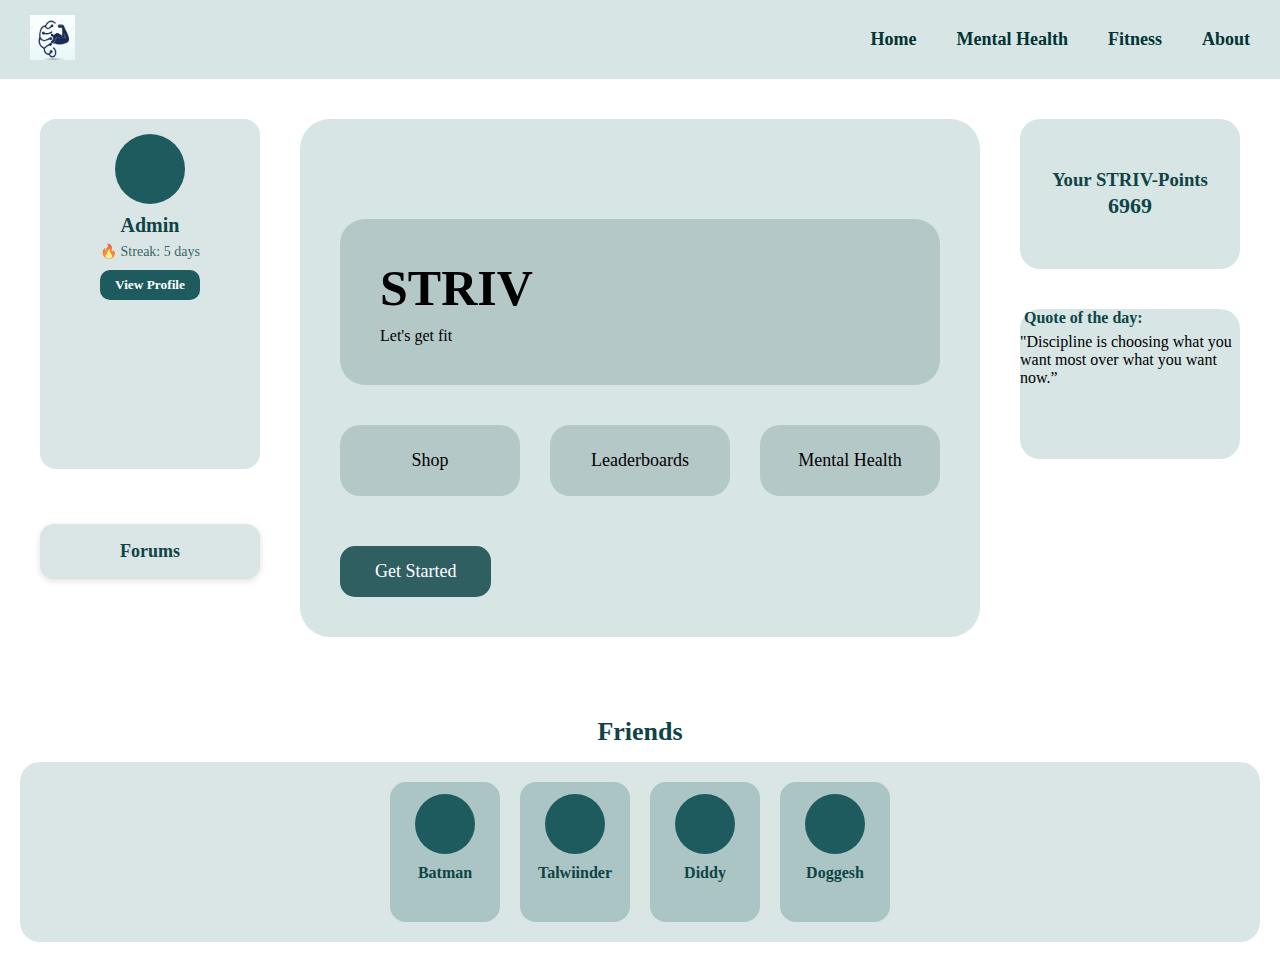
<file: index.html>
<!DOCTYPE html>
<html lang="en">
<head>
  <meta charset="UTF-8">
  <meta name="viewport" content="width=device-width, initial-scale=1.0">
  <title>STRIV – Home</title>
  <link rel="stylesheet" href="style.css">

  <style>

    /* ==============================
       Forums Button — STRIV Styled
       ============================== */
    .forum-box {
      background: #d9e6e5;
      border-radius: 14px;
      height: 55px;
      display: flex;
      justify-content: center;
      align-items: center;
      font-weight: 600;
      font-size: 18px;
      color: #0f4446;
      margin-top: 15px;
      box-shadow: 0 2px 6px rgba(0,0,0,0.12);
      cursor: pointer;
      transition: 0.25s ease;
    }

    .forum-box:hover {
      transform: translateY(-4px);
      background: #c6d6d5;
    }

    /* Hover animation for center boxes */
    .hover-box {
      transition: 0.25s ease;
      cursor: pointer;
    }
    .hover-box:hover {
      transform: translateY(-5px);
      background: #b8d4d3 !important;
    }

    /* STRIV Points Box */
    .points-box {
      display: flex;
      flex-direction: column;
      align-items: center;
      justify-content: center;
      color: #0f4446;
      font-weight: 600;
      text-align: center;
      padding: 10px;
    }
    .points-box p {
      margin-top: 2px;
      font-size: 22px;
    }

    /* Profile Box (Left Big Panel) */
    .user-box {
      background: #d9e6e5;
      display: flex;
      flex-direction: column;
      align-items: center;
      padding: 15px;
      border-radius: 16px;
      color: #0f4446;
    }
    .user-avatar {
      width: 70px;
      height: 70px;
      background: #1e5b5e;
      border-radius: 50%;
      margin-bottom: 10px;
    }
    .user-name {
      margin: 0;
      font-size: 20px;
      font-weight: 700;
    }
    .user-streak {
      margin-top: 6px;
      opacity: 0.8;
      font-size: 14px;
    }
    .profile-btn {
      margin-top: 10px;
      background: #1e5b5e;
      color: white;
      padding: 7px 15px;
      border: none;
      border-radius: 10px;
      cursor: pointer;
      font-weight: 600;
    }

    /* Greeting Box (Top Center) */
    .greeting-box {
      background: #aac5c4 !important;
      padding: 12px;
      border-radius: 12px;
      text-align: center;
      opacity: 0;
      transform: translateY(15px);
      animation: greetFade 0.8s ease forwards;
    }
    @keyframes greetFade {
      to {
        opacity: 1;
        transform: translateY(0);
      }
    }

    /* Popup Background */
    .popup {
      position: fixed;
      inset: 0;
      background: rgba(0,0,0,0.55);
      display: flex;
      justify-content: center;
      align-items: center;
      backdrop-filter: blur(4px);
      z-index: 999;
    }
    .popup.hidden {
      display: none;
    }

    /* Popup Card */
    .popup-content {
      background: #d9e6e5;
      padding: 22px;
      border-radius: 16px;
      width: 420px;
      max-width: 90vw;
      text-align: center;
      box-shadow: 0 0 15px rgba(0,0,0,0.25);
      position: relative;
    }

    .close-btn {
      margin-top: 14px;
      width: 100%;
      padding: 10px;
      border-radius: 8px;
      border: none;
      background: #1e5b5e;
      color: white;
      font-weight: 600;
      cursor: pointer;
    }

    .lb-item {
      background: #cfdad9;
      padding: 10px;
      margin-top: 8px;
      border-radius: 10px;
      font-weight: 600;
    }

    /* ==============================
       STRIV Dark Theme for Forums
       ============================== */
    .forum-chat {
      background: #0d2627;
      color: #e5edf5;
      border-radius: 16px;
      padding-bottom: 25px;
    }

    .forum-rules {
      font-size: 12px;
      opacity: 0.85;
      margin-bottom: 12px;
    }

    .chat-window {
      background: #071618;
      height: 220px;
      border-radius: 12px;
      padding: 10px;
      overflow-y: auto;
      border: 1px solid #184244;
    }

    .chat-msg {
      margin-bottom: 7px;
      padding: 7px 10px;
      border-radius: 10px;
      background: #12373a;
    }

    .chat-username {
      color: #4fd1c5;
      font-weight: 700;
    }

    .system-msg {
      background: #10282a;
      color: #9ca3af;
      font-style: italic;
    }

    .chat-input-row {
      display: flex;
      gap: 8px;
      margin-top: 10px;
    }

    .chat-input-row input {
      flex: 1;
      padding: 10px;
      background: #071618;
      border: 1px solid #184244;
      border-radius: 10px;
      color: #e5edf5;
    }

    .chat-input-row button {
      background: #1e5b5e;
      color: white;
      border-radius: 10px;
      padding: 10px 15px;
      border: none;
      cursor: pointer;
      font-weight: 700;
    }

    .resize-handle {
      width: 18px;
      height: 18px;
      background: #184244;
      border-radius: 4px;
      position: absolute;
      bottom: 8px;
      right: 8px;
      cursor: nwse-resize;
    }

    /* ===================== FRIENDS SECTION ===================== */
    .friends-section {
      width: 100%;
      padding: 20px;
      margin-top: 20px;
    }

    .friends-title {
      text-align: center;
      font-size: 26px;
      color: #0f4446;
      font-weight: 700;
      margin-bottom: 15px;
    }

    .friends-list {
      width: 100%;
      background: #d9e6e5;
      padding: 20px;
      border-radius: 20px;
      display: flex;
      gap: 20px;
      justify-content: center;
    }

    .friend-card {
      width: 110px;
      height: 140px;
      background: #aac5c4;
      border-radius: 16px;
      display: flex;
      flex-direction: column;
      align-items: center;
      padding-top: 12px;
    }

    .friend-pfp {
      width: 60px;
      height: 60px;
      background: #1e5b5e;
      border-radius: 50%;
    }

    .friend-name {
      margin-top: 10px;
      color: #0f4446;
      font-weight: 600;
    }
    .quote-title {
    color: #0f4446 !important;
    font-weight: 700;
    margin-bottom: 6px;
}
.friend-card {
    cursor: pointer;
    transition: 0.25s ease;
}

.friend-card:hover {
    transform: translateY(-4px);
    background: #b8d4d3;
}

#friendPopup .friend-pfp {
    width: 80px;
    height: 80px;
    background: #1e5b5e;
    border-radius: 50%;
}


  </style>
</head>

<body>

  <!-- NAV -->
  <nav class="navbar">
    <div class="logo-area">
      <img src="p1.png" class="logo">
    </div>

    <ul class="nav-links">
      <li><a href="#">Home</a></li>
      <li><a href="MENTAL.HTML">Mental Health</a></li>
      <li><a href="FITNESS.HTML">Fitness</a></li>
      <li><a href="ABOUT.HTML">About</a></li>
    </ul>
  </nav>

  <!-- MAIN LAYOUT -->
  <main class="main-wrapper">

    <!-- LEFT PANEL -->
    <aside class="left-panel">
      <div class="left-big-box user-box">
        <div class="user-avatar"></div>
        <h3 class="user-name">Admin</h3>
        <p class="user-streak">🔥 Streak: <span id="streakCount">0</span> days</p>
        <button class="profile-btn">View Profile</button>
      </div>

      <div class="forum-box" id="forumsBtn">Forums</div>
    </aside>

    <!-- CENTER AREA -->
    <section class="center-area">

      <div class="center-top-box greeting-box">
        <h2>Hello, Admin</h2>
      </div>

      <div class="center-title-box">
        <h1>STRIV</h1>
        <p>Let's get fit</p>
      </div>

      <div class="three-box-row">
        <a href = "shop.html" class = "mid-box hover-box" id="shopBtn">Shop</a>
        <div class="mid-box hover-box" id="leaderboardBtn">Leaderboards</div>
        <a href="mentalindex.html" class="mid-box hover-box">Mental Health</a>
      </div>

      <a href="exercise.html">
        <button class="start-btn">Get Started</button>
      </a>

    </section>

    <!-- RIGHT PANEL -->
    <aside class="right-panel">
      <div class="right-box points-box">
        <h3>Your STRIV-Points</h3>
        <p id="pointsValue">6969</p>
      </div>

      <div class="right-box motivation-box">
    <p class="quote-title">‎ Quote of the day:</p>
    <p class="quote">
        "Discipline is choosing what you   want most over what you  want now.”
    </p>
</div>

      </div>
    </aside>

  </main>

  <!-- FRIENDS SECTION -->
  <section class="friends-section">
    <h2 class="friends-title">Friends</h2>

    <div class="friends-list">

      <div class="friend-card">
        <div class="friend-pfp"></div>
        <p class="friend-name">Batman</p>
      </div>

      <div class="friend-card">
        <div class="friend-pfp"></div>
        <p class="friend-name">Talwiinder</p>
      </div>

      <div class="friend-card">
        <div class="friend-pfp"></div>
        <p class="friend-name">Diddy</p>
      </div>

      <div class="friend-card">
        <div class="friend-pfp"></div>
        <p class="friend-name">Doggesh</p>
      </div>

    </div>
  </section>

  <!-- LEADERBOARD POPUP -->
  <div id="leaderboardPopup" class="popup hidden">
    <div class="popup-content">
      <h2>TOP STRIVERS</h2>
      <div class="lb-item">1. You — <span id="lbScore">6969 pts</span></div>
      <div class="lb-item">2. User2 — 1240 pts</div>
      <div class="lb-item">3. User3 — 860 pts</div>
      <div class="lb-item">4. User4 — 510 pts</div>
      <div class="lb-item">5. User5 — 120 pts</div>
      <button class="close-btn" id="closeLeaderboardBtn">Close</button>
    </div>
  </div>

  <!-- FORUM POPUP -->
  <div id="forumPopup" class="popup hidden">
    <div class="popup-content forum-chat" id="forumContainer">
      <h2>Forums</h2>
      <p class="forum-rules">Be respectful. No toxicity. No spam. Stay disciplined.</p>

      <div id="chatMessages" class="chat-window">
        <div class="chat-msg system-msg">
          Welcome to STRIV community chat.
        </div>
      </div>

      <div class="chat-input-row">
        <input id="chatInput" placeholder="Type your message...">
        <button id="sendBtn">Send</button>
      </div>

      <button class="close-btn" id="closeForumBtn">Close</button>
      <div class="resize-handle" id="resizeHandle"></div>
    </div>
  </div>
  <!-- FRIEND POPUPS -->
<div id="friendPopup" class="popup hidden">
  <div class="popup-content">
    <h2 id="friendName">Friend</h2>
    <div class="friend-pfp" style="margin: 10px auto;"></div>

    <p id="friendStatus" style="margin-bottom:15px; color:#0f4446; font-weight:600;">
      Active now
    </p>

    <button class="close-btn" id="closeFriendBtn">Close</button>
  </div>
</div>


  <script src="home.js"></script>
  

</body>
</html>
</file>
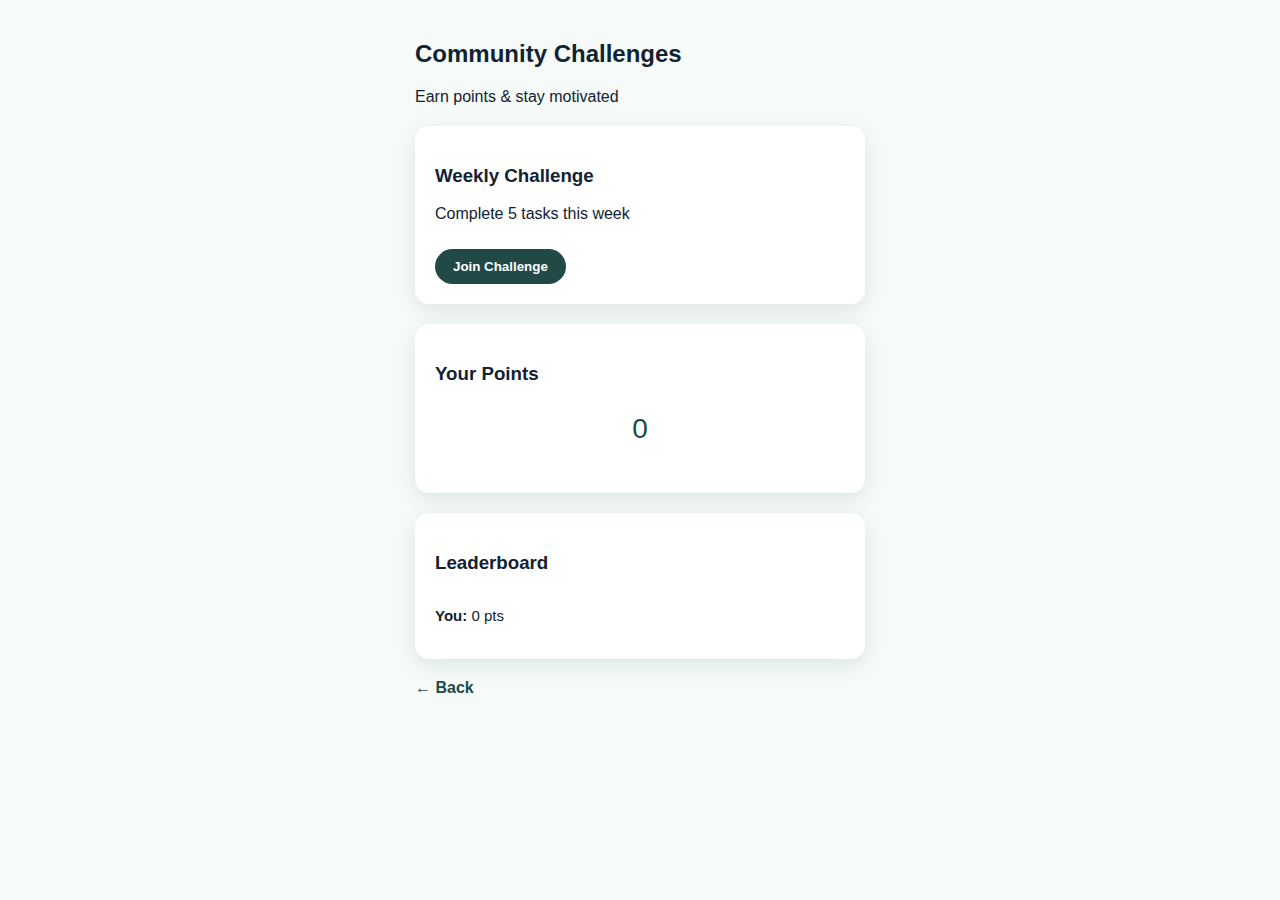
<file: COMMUNITY.HTML>
<!DOCTYPE html>
<html lang="en">
<head>
  <meta charset="UTF-8">
  <meta name="viewport" content="width=device-width, initial-scale=1.0">
  <title>Community Challenges – STRIV</title>
  <link rel="stylesheet" href="stylegr.css">
</head>

<body class="app-page">

  <div class="app-container">

    <h2>Community Challenges</h2>
    <p class="tiny">Earn points & stay motivated</p>

    <div class="app-card">
      <h3>Weekly Challenge</h3>
      <p>Complete 5 tasks this week</p>
      <button id="joinChallenge" class="cta">Join Challenge</button>
    </div>

    <div class="app-card">
      <h3>Your Points</h3>
      <p id="userPoints" class="points-text">0</p>
    </div>

    <div class="app-card">
      <h3>Leaderboard</h3>
      <div id="leaderboardList"></div>
    </div>

    <a href="index.html" class="back">← Back</a>

  </div>

  <script src="script.js"></script>
</body>
</html>
</file>
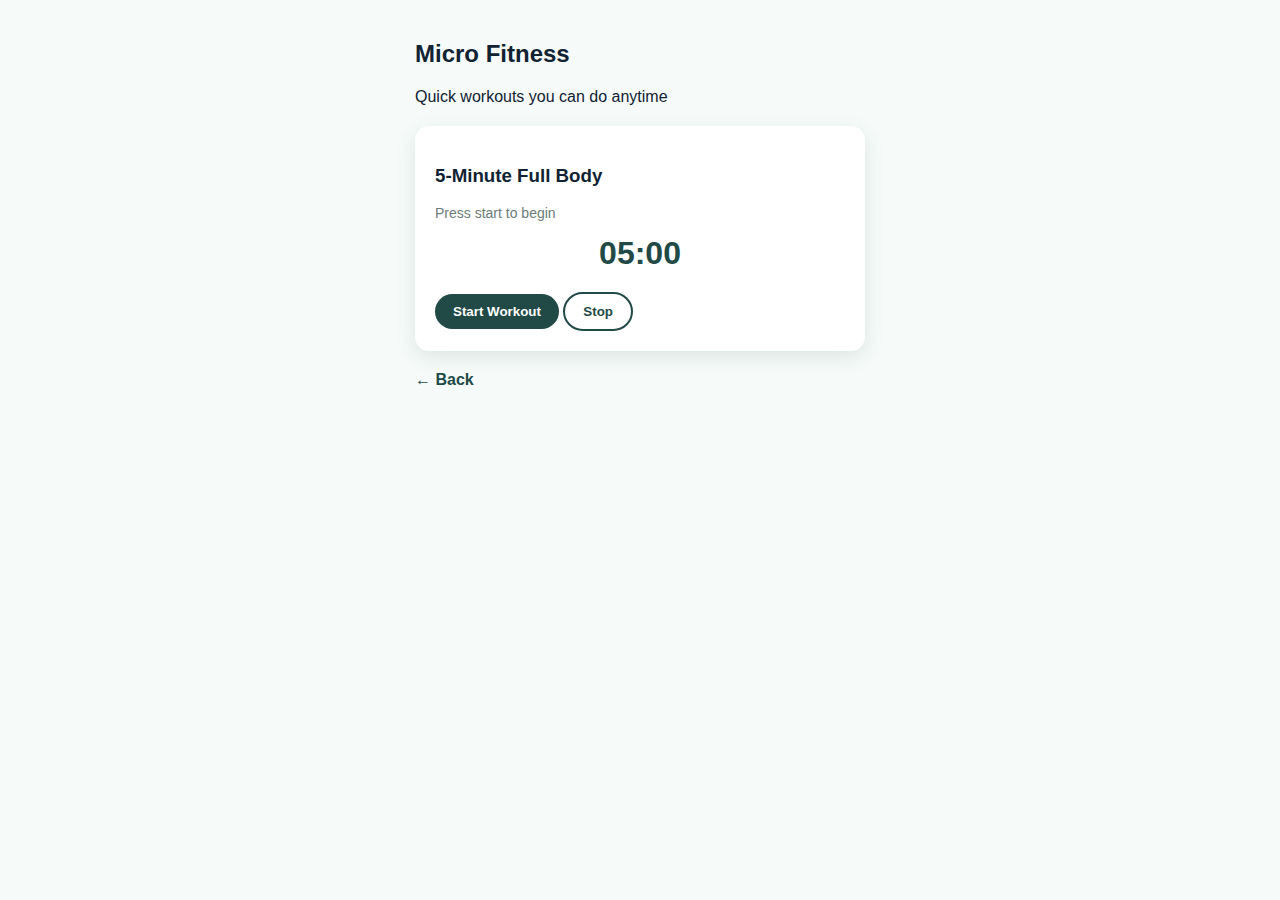
<file: FITNESS.HTML>
<!DOCTYPE html>
<html lang="en">
<head>
  <meta charset="UTF-8">
  <meta name="viewport" content="width=device-width, initial-scale=1.0">
  <title>Micro Fitness – STRIV</title>
  <link rel="stylesheet" href="stylegr.css">
</head>

<body class="app-page">

  <div class="app-container">

    <h2>Micro Fitness</h2>
    <p class="tiny">Quick workouts you can do anytime</p>

    <div class="app-card">
      <h3>5-Minute Full Body</h3>

      <p id="workoutStep">Press start to begin</p>
      <div id="workoutTimer" class="timer-display">05:00</div>

      <button id="startWorkout" class="cta">Start Workout</button>
      <button id="stopWorkout" class="cta outline">Stop</button>
    </div>

    <a href="index.html" class="back">← Back</a>

  </div>

  <script src="script.js"></script>
</body>
</html>
</file>
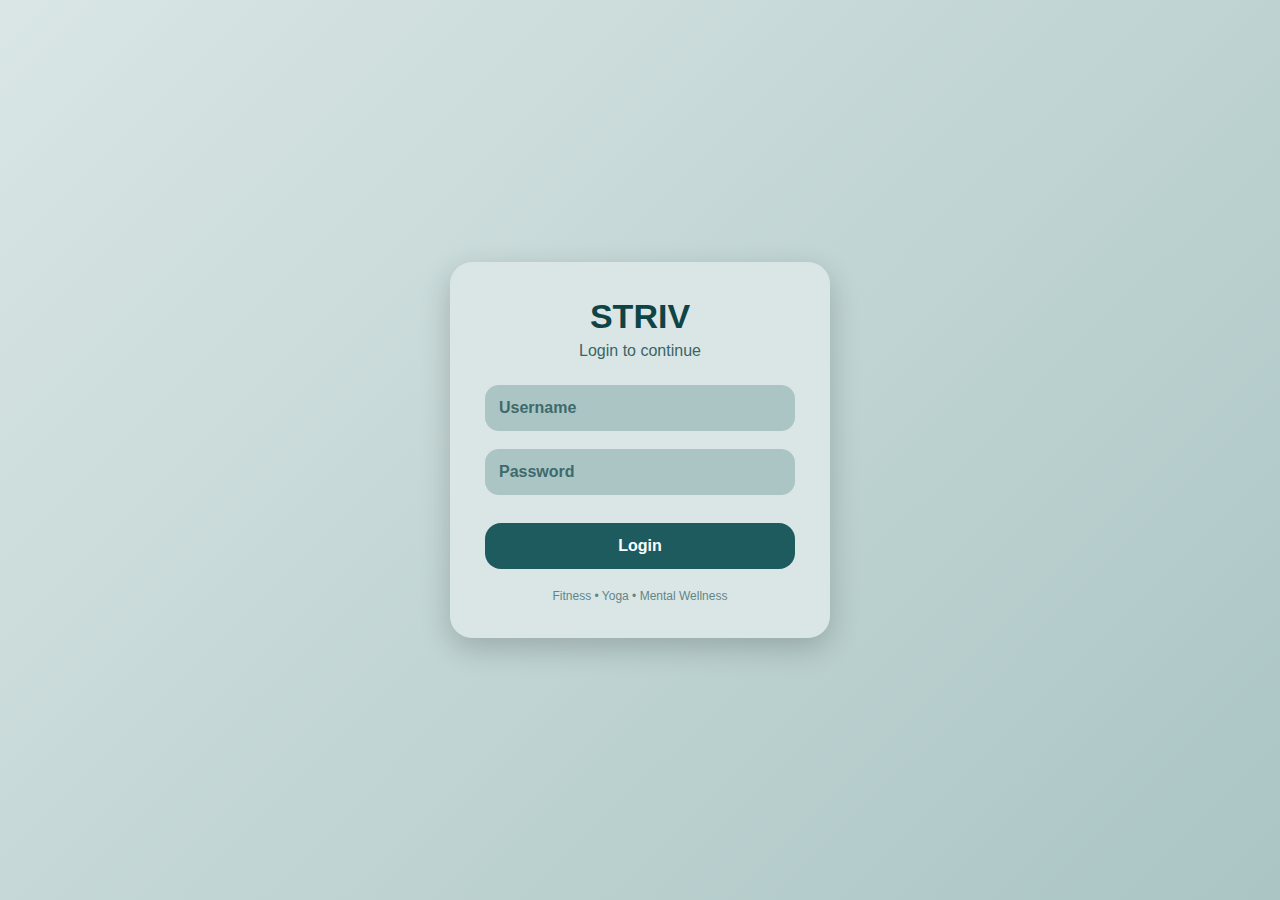
<file: login.html>
<!DOCTYPE html>
<html lang="en">
<head>
<meta charset="UTF-8">
<meta name="viewport" content="width=device-width, initial-scale=1.0">
<title>STRIV – Login</title>

<style>
/* ================= GLOBAL ================= */
*{
    margin: 0;
    padding: 0;
    box-sizing: border-box;
    font-family: "Poppins", sans-serif;
}

body{
    height: 100vh;
    background: linear-gradient(135deg, #d9e6e5, #aac5c4);
    display: flex;
    justify-content: center;
    align-items: center;
}

/* ================= LOGIN CARD ================= */
.login-card{
    width: 380px;
    background: #d9e6e5;
    border-radius: 22px;
    padding: 35px;
    box-shadow: 0 10px 30px rgba(0,0,0,0.2);
    text-align: center;
}

/* LOGO / TITLE */
.login-title{
    font-size: 34px;
    font-weight: 800;
    color: #0f4446;
}

.login-sub{
    margin-top: 6px;
    margin-bottom: 25px;
    color: #0f4446;
    opacity: 0.8;
}

/* ================= INPUTS ================= */
.input-box{
    margin-bottom: 18px;
}

.input-box input{
    width: 100%;
    padding: 14px;
    border-radius: 14px;
    border: none;
    background: #aac5c4;
    font-size: 16px;
    outline: none;
    color: #0f4446;
    font-weight: 600;
}

.input-box input::placeholder{
    color: #0f4446;
    opacity: 0.7;
}

/* ================= BUTTON ================= */
.login-btn{
    width: 100%;
    margin-top: 10px;
    padding: 14px;
    border-radius: 16px;
    border: none;
    background: #1e5b5e;
    color: white;
    font-size: 16px;
    font-weight: 700;
    cursor: pointer;
    transition: 0.25s ease;
}

.login-btn:hover{
    background: #0f4446;
    transform: translateY(-2px);
}

/* ================= ERROR ================= */
.error{
    margin-top: 12px;
    color: #b00020;
    font-size: 14px;
    display: none;
}

/* ================= FOOTER ================= */
.footer-text{
    margin-top: 20px;
    font-size: 12px;
    opacity: 0.6;
    color: #0f4446;
}
</style>
</head>

<body>

<div class="login-card">
    <h1 class="login-title">STRIV</h1>
    <p class="login-sub">Login to continue</p>

    <div class="input-box">
        <input type="text" id="username" placeholder="Username">
    </div>

    <div class="input-box">
        <input type="password" id="password" placeholder="Password">
    </div>

    <button class="login-btn" onclick="login()">Login</button>

    <p class="error" id="errorMsg">Invalid username or password</p>

    <p class="footer-text">Fitness • Yoga • Mental Wellness</p>
</div>

<script>
function login(){
    const user = document.getElementById("username").value;
    const pass = document.getElementById("password").value;
    const error = document.getElementById("errorMsg");

    if(user === "admin" && pass === "admin"){
        window.location.href = "index.html";
    } else {
        error.style.display = "block";
    }
}
</script>

</body>
</html>
</file>
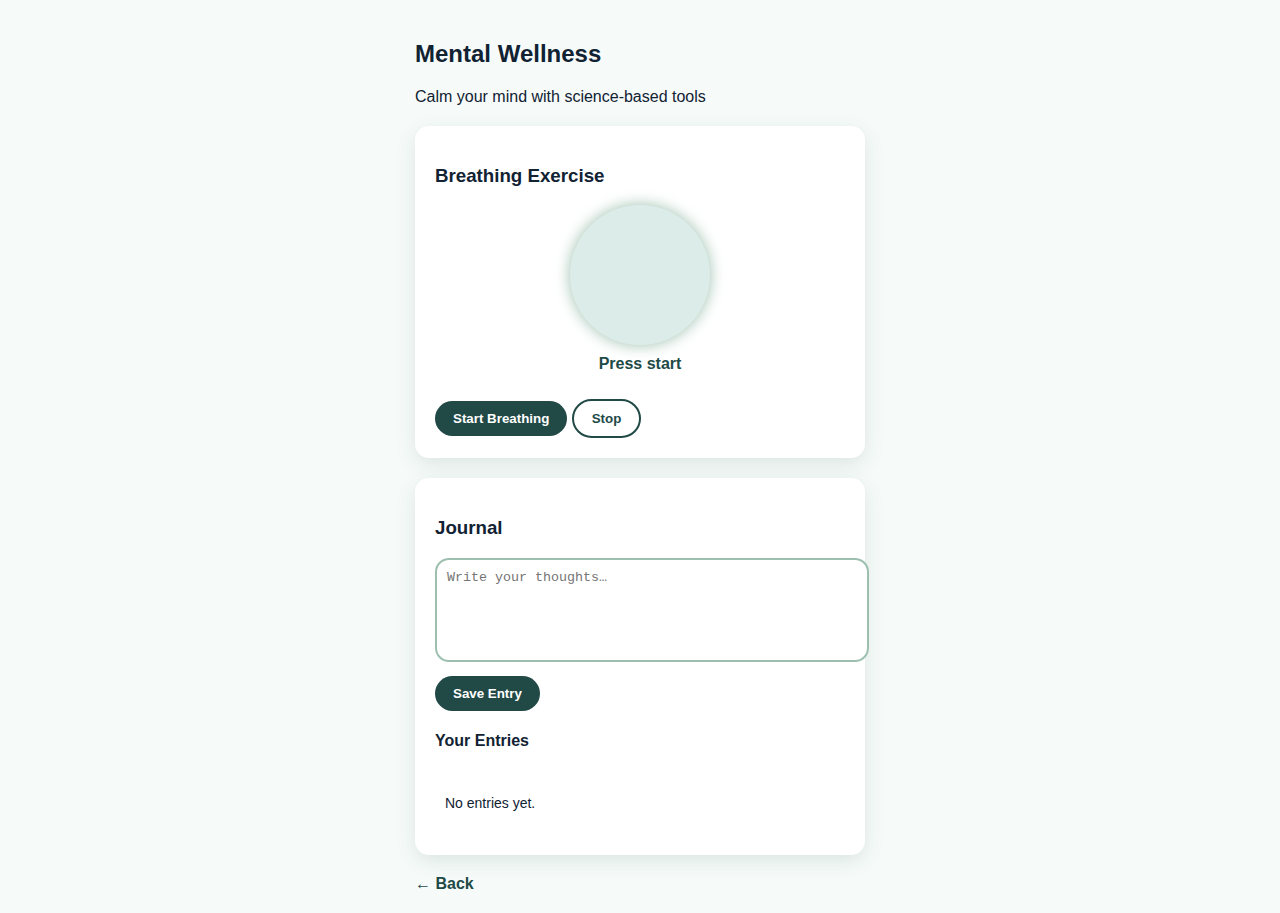
<file: MENTAL.HTML>
<!DOCTYPE html>
<html lang="en">
<head>
  <meta charset="UTF-8">
  <meta name="viewport" content="width=device-width, initial-scale=1.0">
  <title>Mental Wellness – STRIV</title>
  <link rel="stylesheet" href="stylegr.css">
</head>

<body class="app-page">

  <div class="app-container">

    <h2>Mental Wellness</h2>
    <p class="tiny">Calm your mind with science-based tools</p>

    <!-- Glow Breathing Animation -->
    <div class="app-card">
      <h3>Breathing Exercise</h3>
      <div id="breathingCircle" class="breath-circle"></div>
      <p id="breathText" class="breath-text">Press start</p>
      <button id="startBreathing" class="cta">Start Breathing</button>
      <button id="stopBreathing" class="cta outline">Stop</button>
    </div>

    <!-- Journal -->
    <div class="app-card">
      <h3>Journal</h3>
      <textarea id="journalInput" placeholder="Write your thoughts…"></textarea>
      <button id="saveJournal" class="cta">Save Entry</button>

      <h4>Your Entries</h4>
      <div id="journalList" class="journal-list"></div>
    </div>

    <a href="index.html" class="back">← Back</a>

  </div>

  <script src="script.js"></script>
</body>
</html>
</file>
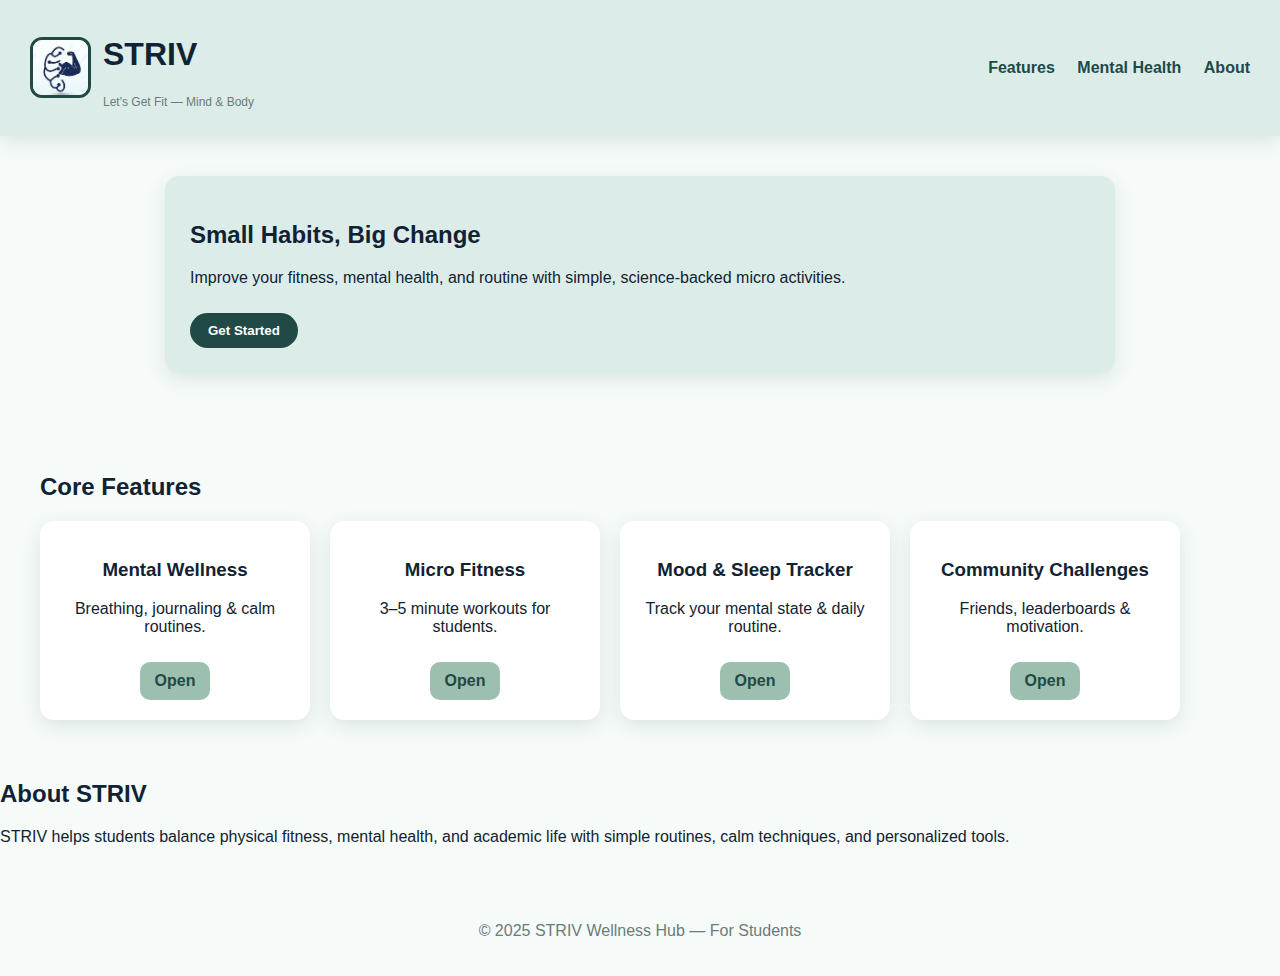
<file: mentalindex.html>
<!DOCTYPE html>
<html lang="en">
<head>
  <meta charset="UTF-8" />
  <meta name="viewport" content="width=device-width, initial-scale=1.0" />
  <title>STRIV – Student Wellness Hub</title>
  <link rel="stylesheet" href="stylegr.css" />
</head>

<body>

  <!-- Header -->
  <header class="topbar">
    <div class="brand">
      <img src="p1.png" alt="Brand Logo" class="brand-img" />
      <div>
        <h1>STRIV</h1>
        <p class="tag">Let's Get Fit — Mind & Body</p>
      </div>
    </div>

    <nav class="nav">
      <a href="#features">Features</a>
      <a href="#mental">Mental Health</a>
      <a href="#about">About</a>
    </nav>
  </header>

  <!-- Hero Section -->
  <section id="home" class="hero">
    <div class="hero-card">
      <h2>Small Habits, Big Change</h2>
      <p>Improve your fitness, mental health, and routine with simple, science-backed micro activities.</p>
      <button class="cta" onclick="location.href='mental.html'">Get Started</button>
    </div>
  </section>

  <!-- Features Section -->
  <section id="features" class="features">
    <h2>Core Features</h2>

    <div class="cards">

      <div class="feature">
        <h3>Mental Wellness</h3>
        <p>Breathing, journaling & calm routines.</p>
        <a href="MENTAL.HTML" class="open-btn">Open</a>
      </div>

      <div class="feature">
        <h3>Micro Fitness</h3>
        <p>3–5 minute workouts for students.</p>
        <a href="FITNESS.HTML" class="open-btn">Open</a>
      </div>

      <div class="feature">
        <h3>Mood & Sleep Tracker</h3>
        <p>Track your mental state & daily routine.</p>
        <a href="TRACKER.HTML" class="open-btn">Open</a>
      </div>

      <div class="feature">
        <h3>Community Challenges</h3>
        <p>Friends, leaderboards & motivation.</p>
        <a href="COMMUNITY.HTML" class="open-btn">Open</a>
      </div>

    </div>
  </section>

  <!-- About -->
  <section id="about" class="about">
    <h2>About STRIV</h2>
    <p>
      STRIV helps students balance physical fitness, mental health, and academic life with simple routines,
      calm techniques, and personalized tools.
    </p>
  </section>

  <footer>
    <p>&copy; 2025 STRIV Wellness Hub — For Students</p>
  </footer>

</body>
</html>
</file>
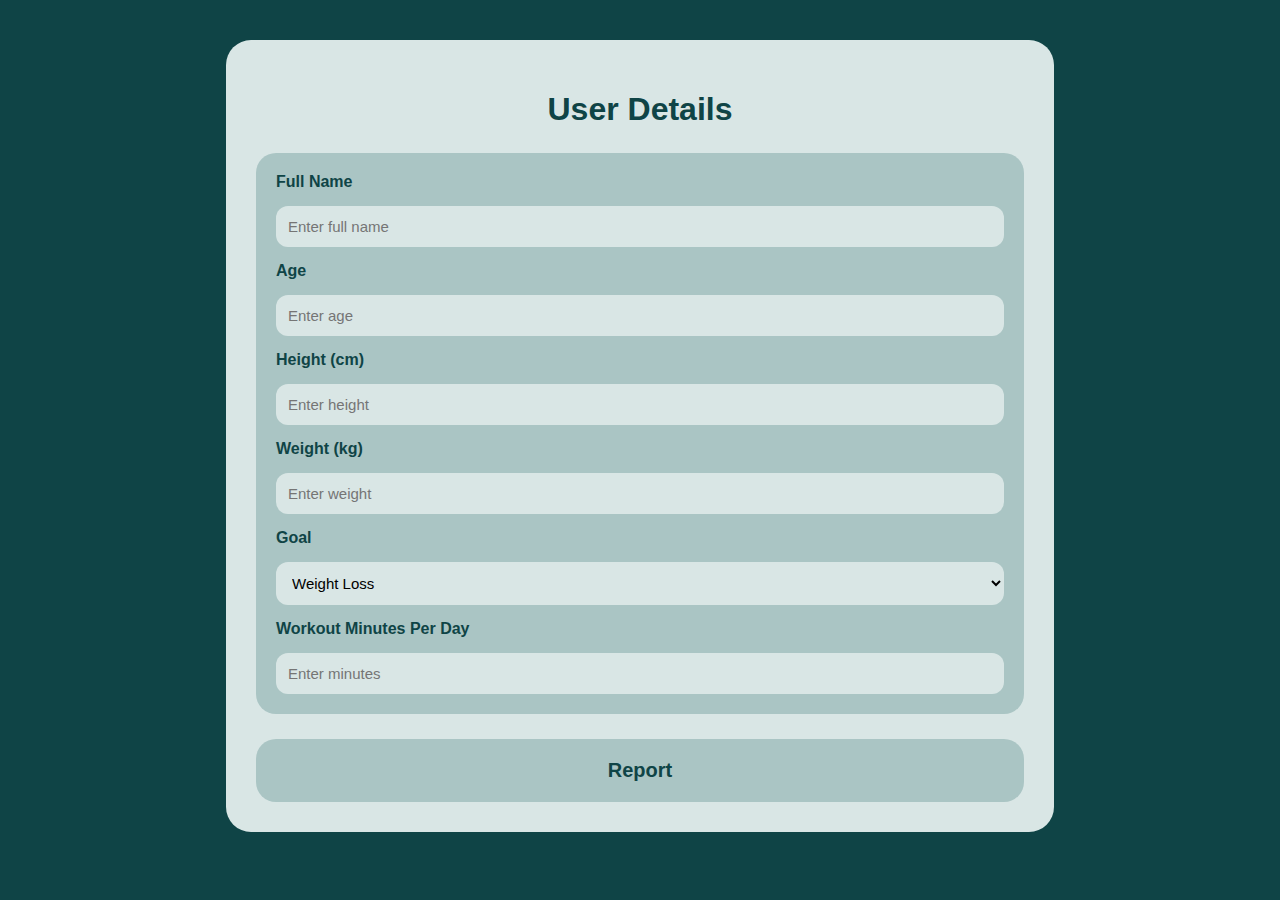
<file: question.html>
<!DOCTYPE html>
<html lang="en">
<head>
<meta charset="UTF-8">
<meta name="viewport" content="width=device-width, initial-scale=1.0">
<title>User Details</title>
<link rel="stylesheet" href="questions.css">
</head>
<body>

<div class="container">

    <h1 class="title">User Details</h1>

    <div class="form-box">

        <label>Full Name</label>
        <input type="text" placeholder="Enter full name">

        <label>Age</label>
        <input type="number" placeholder="Enter age">

        <label>Height (cm)</label>
        <input type="number" placeholder="Enter height">

        <label>Weight (kg)</label>
        <input type="number" placeholder="Enter weight">

        <label>Goal</label>
        <select>
            <option>Weight Loss</option>
            <option>Muscle Gain</option>
            <option>Yoga + Gym Mix</option>
            <option>Body Recomposition</option>
        </select>

        <label>Workout Minutes Per Day</label>
        <input type="number" placeholder="Enter minutes">

    </div>

    <div class="report-box">
        Report
    </div>

</div>

</body>
</html>
</file>
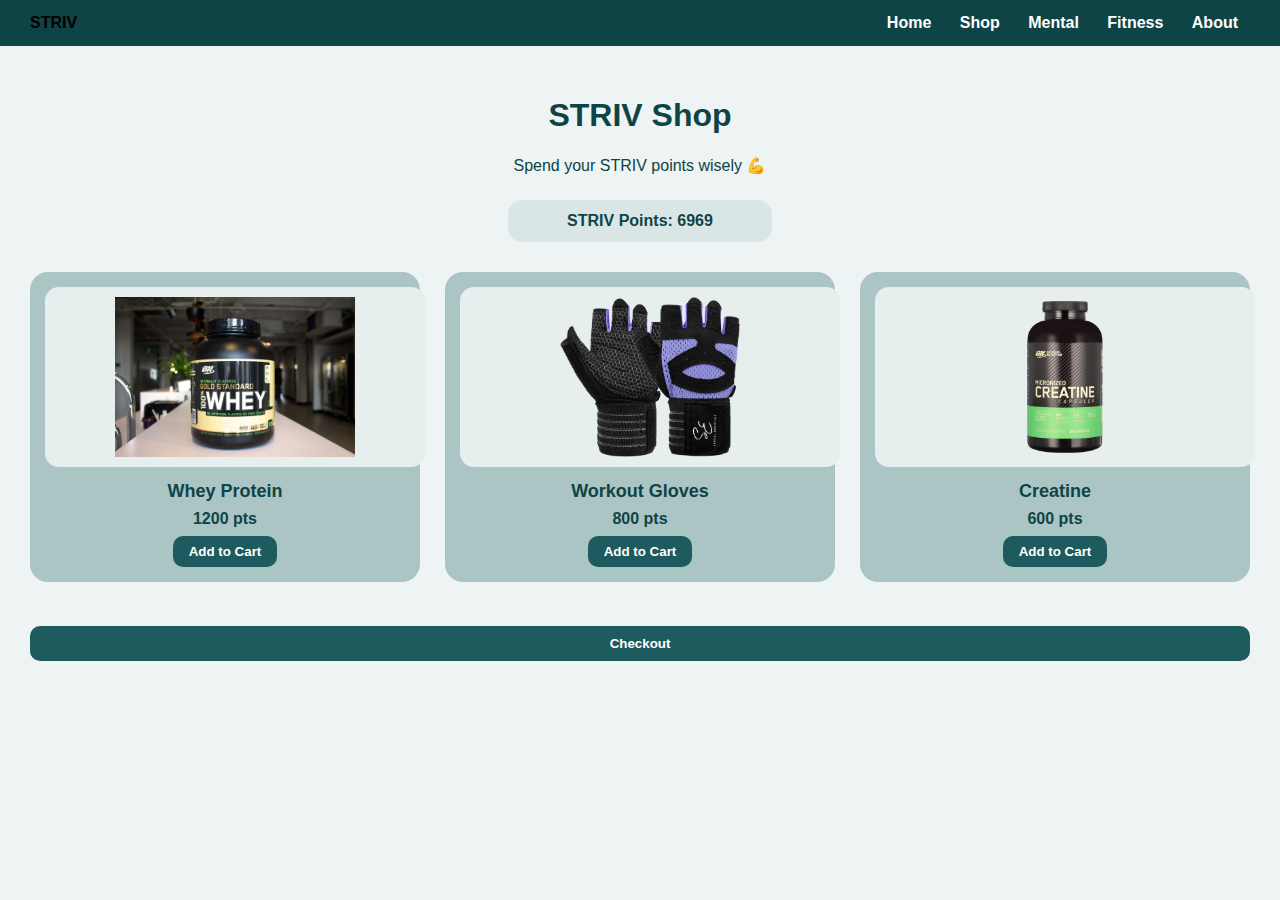
<file: shop.html>
<!DOCTYPE html>
<html lang="en">
<head>
<meta charset="UTF-8">
<meta name="viewport" content="width=device-width, initial-scale=1.0">
<title>STRIV – Shop</title>

<style>
/* ===== GLOBAL ===== */
body {
  margin: 0;
  font-family: Arial, sans-serif;
  background: #eef3f3;
}

/* ===== NAVBAR ===== */
.navbar {
  display: flex;
  justify-content: space-between;
  align-items: center;
  padding: 14px 30px;
  background: #0f4446;
}

.navbar a {
  color: white;
  text-decoration: none;
  margin: 0 12px;
  font-weight: 600;
}

.navbar a:hover {
  text-decoration: underline;
}

/* ===== MAIN ===== */
.main {
  padding: 30px;
}

.shop-header {
  text-align: center;
  color: #0f4446;
  margin-bottom: 25px;
}

.points-box {
  background: #d9e6e5;
  padding: 12px;
  border-radius: 14px;
  width: 240px;
  margin: 0 auto 30px;
  text-align: center;
  font-weight: 700;
  color: #0f4446;
}

/* ===== SHOP GRID ===== */
.shop-grid {
  display: grid;
  grid-template-columns: repeat(auto-fit, minmax(230px, 1fr));
  gap: 25px;
}

/* ===== PRODUCT CARD ===== */
.product-card {
  background: #aac5c4;
  border-radius: 18px;
  padding: 15px;
  text-align: center;
  transition: 0.25s ease;
}

.product-card:hover {
  transform: translateY(-6px);
  background: #b8d4d3;
}

.product-img {
  width: 100%;
  height: 160px;
  object-fit: contain;
  border-radius: 14px;
  background: #e7eeee;
  padding: 10px;
  margin-bottom: 10px;
}

.product-name {
  font-weight: 700;
  color: #0f4446;
  font-size: 18px;
}

.product-price {
  margin: 8px 0;
  font-weight: 600;
  color: #0f4446;
}

.product-card button {
  background: #1e5b5e;
  color: white;
  border: none;
  padding: 8px 16px;
  border-radius: 10px;
  cursor: pointer;
  font-weight: 600;
}

/* ===== POPUP ===== */
.popup {
  position: fixed;
  inset: 0;
  background: rgba(0,0,0,0.55);
  display: flex;
  justify-content: center;
  align-items: center;
  z-index: 999;
}

.hidden {
  display: none;
}

.popup-content {
  background: #d9e6e5;
  width: 720px;
  max-width: 95vw;
  max-height: 90vh;
  padding: 25px;
  border-radius: 18px;
  overflow-y: auto;
  text-align: center;
}

.popup-content input {
  width: 100%;
  padding: 10px;
  margin-bottom: 10px;
  border-radius: 8px;
  border: 1px solid #aaa;
}

.close-btn {
  background: #1e5b5e;
  color: white;
  border: none;
  padding: 10px;
  width: 100%;
  margin-top: 8px;
  border-radius: 10px;
  font-weight: 700;
  cursor: pointer;
}
</style>
</head>

<body>

<!-- ===== NAVBAR ===== -->
<div class="navbar">
  <div><b>STRIV</b></div>
  <div>
    <a href="index.html">Home</a>
    <a href="shop.html">Shop</a>
    <a href="MENTAL.HTML">Mental</a>
    <a href="FITNESS.HTML">Fitness</a>
    <a href="ABOUT.HTML">About</a>
  </div>
</div>

<!-- ===== MAIN ===== -->
<div class="main">

  <div class="shop-header">
    <h1>STRIV Shop</h1>
    <p>Spend your STRIV points wisely 💪</p>
  </div>

  <div class="points-box">
    STRIV Points: <span id="points">6969</span>
  </div>

  <!-- ===== PRODUCTS ===== -->
  <div class="shop-grid">

    <!-- WHEY -->
    <div class="product-card">
      <img src="whey.png" class="product-img">
      <div class="product-name">Whey Protein</div>
      <div class="product-price">1200 pts</div>
      <button onclick="addToCart(1200)">Add to Cart</button>
    </div>

    <!-- GLOVES -->
    <div class="product-card">
      <img src="gloves.png" class="product-img">
      <div class="product-name">Workout Gloves</div>
      <div class="product-price">800 pts</div>
      <button onclick="addToCart(800)">Add to Cart</button>
    </div>

    <!-- CREATINE -->
    <div class="product-card">
      <img src="creatine.png" class="product-img">
      <div class="product-name">Creatine</div>
      <div class="product-price">600 pts</div>
      <button onclick="addToCart(600)">Add to Cart</button>
    </div>

  </div>

  <br><br>
  <button class="close-btn" onclick="openCheckout()">Checkout</button>

</div>

<!-- ===== CHECKOUT POPUP ===== -->
<div id="checkoutPopup" class="popup hidden">
  <div class="popup-content">
    <h2>Checkout</h2>

    <input placeholder="Full Name">
    <input placeholder="Address">
    <input placeholder="City">
    <input placeholder="Pincode">

    <button class="close-btn" onclick="placeOrder()">Place Order</button>
    <button class="close-btn" onclick="closeCheckout()">Cancel</button>
  </div>
</div>

<script>
let points = 6969;

function addToCart(price) {
  if (points >= price) {
    points -= price;
    document.getElementById("points").innerText = points;
  } else {
    alert("Not enough STRIV points!");
  }
}

function openCheckout() {
  document.getElementById("checkoutPopup").classList.remove("hidden");
}

function closeCheckout() {
  document.getElementById("checkoutPopup").classList.add("hidden");
}

function placeOrder() {
  alert("Order placed successfully 🔥💪");
  closeCheckout();
}
</script>

</body>
</html>
</file>
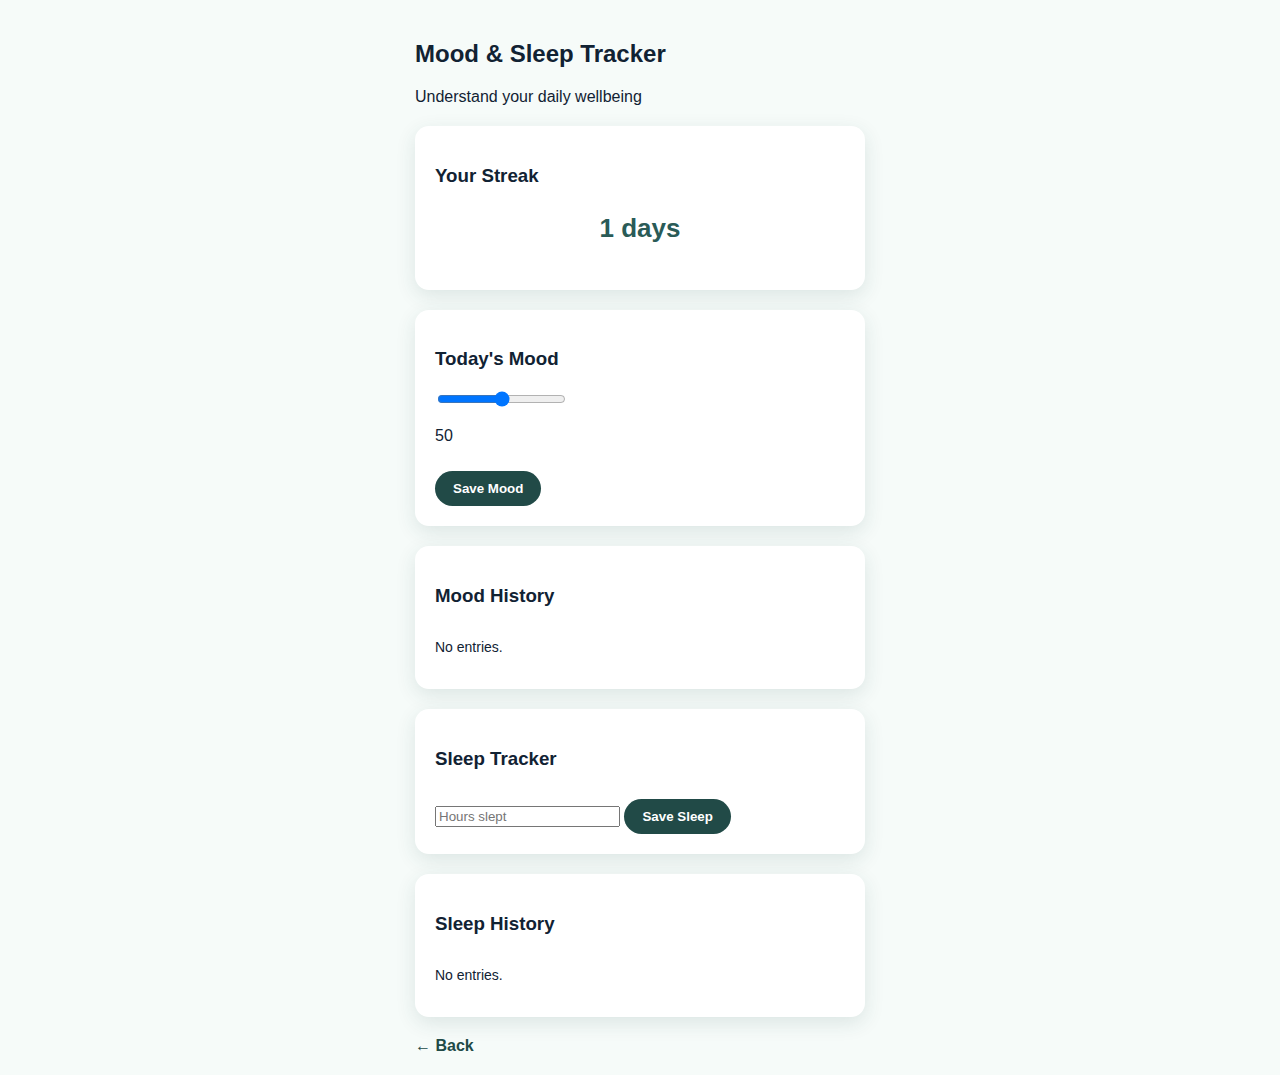
<file: TRACKER.HTML>
<!DOCTYPE html>
<html lang="en">
<head>
  <meta charset="UTF-8">
  <meta name="viewport" content="width=device-width, initial-scale=1.0">
  <title>Mood & Sleep Tracker – STRIV</title>
  <link rel="stylesheet" href="stylegr.css">
</head>

<body class="app-page">

  <div class="app-container">

    <h2>Mood & Sleep Tracker</h2>
    <p class="tiny">Understand your daily wellbeing</p>

    <!-- Streak -->
    <div class="app-card">
      <h3>Your Streak</h3>
      <p id="streakCount" class="streak-text">0 days</p>
    </div>

    <!-- Mood -->
    <div class="app-card">
      <h3>Today's Mood</h3>
      <input id="moodRange" type="range" min="0" max="100" value="50">
      <p id="moodValue">50</p>
      <button id="saveMood" class="cta">Save Mood</button>
    </div>

    <div class="app-card">
      <h3>Mood History</h3>
      <div id="stateList"></div>
    </div>

    <!-- Sleep -->
    <div class="app-card">
      <h3>Sleep Tracker</h3>
      <input type="number" id="sleepHours" placeholder="Hours slept">
      <button id="saveSleep" class="cta">Save Sleep</button>
    </div>

    <div class="app-card">
      <h3>Sleep History</h3>
      <div id="sleepList"></div>
    </div>

    <a href="index.html" class="back">← Back</a>

  </div>

  <script src="script.js"></script>
</body>
</html>
</file>
<file: stylegr.css>
/* -----------------------------------
   STRIV WELLNESS APP – GLOBAL STYLE
----------------------------------- */

:root {
  --primary: #9DBFAF;
  --accent: #214A47;
  --soft: #DCEDE9;
  --dark: #2A5B57;
  --bg: #F6FBF9;
  --muted: #6b7c78;
  --radius: 14px;
  --shadow: 0 6px 20px rgba(33, 74, 71, 0.12);
  font-family: 'Segoe UI', sans-serif;
}

body {
  margin: 0;
  background: var(--bg);
  color: #123;
}

/* -----------------------------------
   HEADER
----------------------------------- */
.topbar {
  display: flex;
  justify-content: space-between;
  align-items: center;
  background: var(--soft);
  padding: 15px 30px;
  box-shadow: var(--shadow);
}

.brand {
  display: flex;
  align-items: center;
  gap: 12px;
}

.brand-img {
  width: 55px;
  height: 55px;
  object-fit: cover;
  border-radius: 12px;
  border: 3px solid var(--accent);
}

.tag {
  color: var(--muted);
  font-size: 12px;
}

.nav a {
  margin-left: 18px;
  text-decoration: none;
  font-weight: bold;
  color: var(--accent);
  transition: 0.3s;
}

.nav a:hover {
  color: var(--dark);
}

/* -----------------------------------
   HERO
----------------------------------- */
.hero {
  padding: 40px;
  display: flex;
  justify-content: center;
}

.hero-card {
  background: var(--soft);
  padding: 25px;
  border-radius: var(--radius);
  width: 75%;
  box-shadow: var(--shadow);
}

.cta {
  margin-top: 10px;
  background: var(--accent);
  color: white;
  padding: 10px 18px;
  border: none;
  border-radius: 30px;
  cursor: pointer;
  font-weight: 600;
  transition: 0.3s;
}

.cta:hover {
  background: var(--dark);
}

.cta.outline {
  background: transparent;
  border: 2px solid var(--accent);
  color: var(--accent);
}

.small {
  padding: 6px 14px;
  font-size: 14px;
}

/* -----------------------------------
   FEATURES
----------------------------------- */
.features {
  padding: 40px;
}

.cards {
  display: flex;
  gap: 20px;
  flex-wrap: wrap;
}

.feature {
  background: white;
  width: 230px;
  padding: 20px;
  border-radius: var(--radius);
  box-shadow: var(--shadow);
  text-align: center;
}

.open-btn {
  display: inline-block;
  background: var(--primary);
  color: var(--accent);
  padding: 10px 15px;
  border-radius: 10px;
  margin-top: 10px;
  text-decoration: none;
  font-weight: bold;
}

/* -----------------------------------
   APP PAGE LAYOUT
----------------------------------- */
.app-page {
  padding: 20px;
}

.app-container {
  max-width: 450px;
  margin: auto;
}

.app-card {
  background: white;
  padding: 20px;
  margin-top: 20px;
  border-radius: var(--radius);
  box-shadow: var(--shadow);
}

/* -----------------------------------
   BREATHING GLOW ANIMATION
----------------------------------- */
.breath-circle {
  width: 140px;
  height: 140px;
  margin: auto;
  border-radius: 50%;
  background: var(--soft);
  box-shadow: 0 0 15px var(--primary);
  animation: none;
}

@keyframes glow-breath {
  0% { transform: scale(1); box-shadow: 0 0 20px var(--primary); }
  50% { transform: scale(1.4); box-shadow: 0 0 35px var(--accent); }
  100% { transform: scale(1); box-shadow: 0 0 20px var(--primary); }
}

.breath-text {
  text-align: center;
  color: var(--accent);
  margin-top: 10px;
  font-weight: bold;
}

/* -----------------------------------
   JOURNAL
----------------------------------- */
textarea {
  width: 100%;
  height: 80px;
  border-radius: var(--radius);
  padding: 10px;
  border: 2px solid var(--primary);
  resize: none;
}

.journal-list {
  padding: 10px;
  max-height: 200px;
  overflow-y: auto;
  font-size: 14px;
}

/* -----------------------------------
   WORKOUT TIMER
----------------------------------- */
.timer-display {
  font-size: 32px;
  text-align: center;
  margin: 10px 0;
  color: var(--accent);
  font-weight: bold;
}

#workoutStep {
  color: var(--muted);
  font-size: 14px;
}

/* -----------------------------------
   TRACKER
----------------------------------- */
.streak-text {
  font-size: 26px;
  text-align: center;
  color: var(--dark);
  font-weight: bold;
}

#stateList,
#sleepList {
  max-height: 200px;
  overflow-y: auto;
  font-size: 14px;
}

/* -----------------------------------
   COMMUNITY
----------------------------------- */
.points-text {
  font-size: 28px;
  text-align: center;
  color: var(--accent);
}

#leaderboardList {
  font-size: 15px;
  max-height: 200px;
  overflow-y: auto;
}

/* -----------------------------------
   BACK BUTTON
----------------------------------- */
.back {
  display: block;
  margin-top: 20px;
  text-decoration: none;
  color: var(--accent);
  font-weight: bold;
}

/* -----------------------------------
   FOOTER
----------------------------------- */
footer {
  text-align: center;
  padding: 20px;
  color: var(--muted);
  margin-top: 40px;
}

/* Responsive */
@media (max-width: 500px) {
  .hero-card {
    width: 100%;
  }
}
/* End of style.css */
</file>
<file: questions.css>
body {
    margin: 0;
    background: #0f4446;
    font-family: Arial, sans-serif;
}

.container {
    width: 60%;
    margin: 40px auto;
    background: #d9e6e5;
    padding: 30px;
    border-radius: 25px;
}

.title {
    text-align: center;
    color: #0f4446;
    margin-bottom: 25px;
}

.form-box {
    background: #aac5c4;
    padding: 20px;
    border-radius: 20px;
    display: flex;
    flex-direction: column;
    gap: 15px;
}

label {
    font-weight: bold;
    color: #0f4446;
}

input, select {
    padding: 12px;
    border-radius: 12px;
    border: none;
    background: #d9e6e5;
    outline: none;
    font-size: 15px;
}

.report-box {
    margin-top: 25px;
    background: #aac5c4;
    padding: 20px;
    border-radius: 20px;
    text-align: center;
    font-size: 20px;
    font-weight: bold;
    color: #0f4446;
}
</file>
<file: style.css>
/* COLORS */
:root {
  --dark-teal: #2f5f61;
  --light-teal: #d7e5e5;
  --mid-teal: #b5c8c8;
}

/* RESET */
* {
  margin: 0;
  padding: 0;
  box-sizing: border-box;
  font-family: Georgia, serif;
}

body {
  background: white;
}

/* NAVBAR */
.navbar {
  width: 100%;
  background: var(--light-teal);
  padding: 15px 30px;
  display: flex;
  align-items: center;
  justify-content: space-between;
}

.logo {
  width: 45px;
}

.nav-links {
  list-style: none;
  display: flex;
  gap: 40px;
}

.nav-links li a {
  text-decoration: none;
  color: #003333;
  font-size: 18px;
  font-weight: bold;
}

/* MAIN PAGE LAYOUT */
.main-wrapper {
  display: grid;
  grid-template-columns: 220px 1fr 220px;
  gap: 40px;
  padding: 40px;
}

/* LEFT PANEL */
.left-panel {
  display: flex;
  flex-direction: column;
  gap: 40px;
}

.left-big-box {
  width: 100%;
  height: 350px;
  background: var(--dark-teal);
  border-radius: 20px;
  padding: 20px;
}

.left-small-box {
  width: 100%;
  height: 80px;
  background: var(--light-teal);
  border-radius: 15px;
}

/* CENTER AREA */
.center-area {
  background: var(--light-teal);
  padding: 40px;
  border-radius: 30px;
}

.center-top-box {
  width: 200px;
  height: 40px;
  background: var(--mid-teal);
  border-radius: 15px;
  margin-bottom: 20px;
}

.center-title-box {
  background: var(--mid-teal);
  padding: 40px;
  border-radius: 25px;
  margin-bottom: 40px;
}

.center-title-box h1 {
  font-size: 50px;
  margin-bottom: 10px;
}

.three-box-row {
  display: flex;
  justify-content: space-between;
  margin-bottom: 50px;
}

.mid-box {
  width: 30%;
  background: var(--mid-teal);
  padding: 25px;
  text-align: center;
  border-radius: 20px;
  font-size: 18px;
}

.btn-row {
  text-align: left;
}

.start-btn {
  background: var(--dark-teal);
  padding: 15px 35px;
  font-size: 18px;
  border: none;
  color: white;
  border-radius: 15px;
  cursor: pointer;
}

/* RIGHT PANEL */
.right-panel {
  display: flex;
  flex-direction: column;
  gap: 40px;
}

.right-box {
  width: 100%;
  height: 150px;
  background: var(--light-teal);
  border-radius: 20px;
}

.right-box.small {
  height: 180px;
}
.mid-box {
    color: black;
    text-decoration: none;
}
</file>
